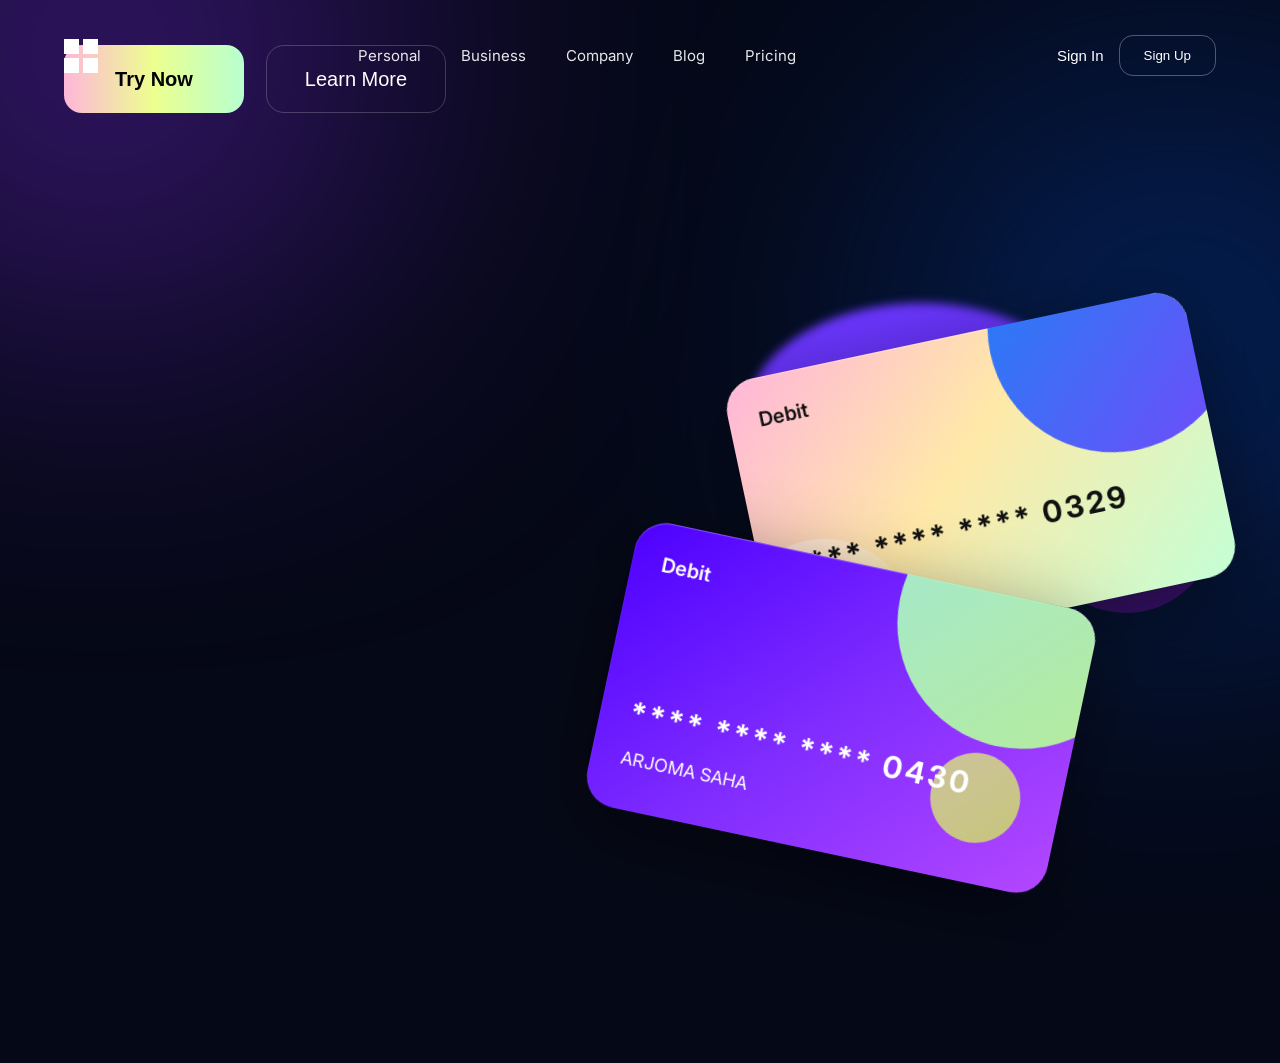
<file: frontend/index.html>
<!DOCTYPE html>
<html lang="en">
<head>
  <meta charset="UTF-8" />
  <meta name="viewport" content="width=device-width, initial-scale=1.0"/>
  <title>Fintech Hero</title>

  <link rel="preconnect" href="https://fonts.googleapis.com">
  <link rel="preconnect" href="https://fonts.gstatic.com" crossorigin>

  <link href="https://fonts.googleapis.com/css2?family=Inter:wght@300;400;500;600;700;800&display=swap" rel="stylesheet">

  <link rel="stylesheet" href="style.css">
</head>

<body>

<div class="bg1"></div>
<div class="bg2"></div>

<header class="navbar">

  <div class="logo">
    <div></div>
    <div></div>
    <div></div>
    <div></div>
  </div>

  <nav>
    <a href="#">Personal</a>
    <a href="#">Business</a>
    <a href="#">Company</a>
    <a href="#">Blog</a>
    <a href="#">Pricing</a>
  </nav>

  <div class="nav-btns">
    <button class="signin">Sign In</button>
    <button class="signup">Sign Up</button>
  </div>

</header>


<section class="hero">

  <div class="left">

  

    <div class="box">
    
      <h1 class="gradient">FraudLens</h1>
    </div>

  

    <p class="desc">
      Protects users from losing money during online payments, UPI transfers, and card usage
    </p>

    <div class="buttons">
      <a href="simulation.html">
      <button class="primary">Try Now</button>
      </a>
      <button class="secondary">Learn More</button>
    </div>

  </div>


  <div class="right">

    <div class="circle1"></div>
    <div class="circle2"></div>

    <div class="card card1">
      <p>Debit</p>
      <h3>**** **** **** 0329</h3>
      <span>ARKA SAHA</span>
    </div>

    <div class="card card2">
      <p>Debit</p>
      <h3>**** **** **** 0430</h3>
      <span>ARJOMA SAHA</span>
    </div>

  </div>

</section>

<script src="script.js"></script>

</body>
</html>
</file>
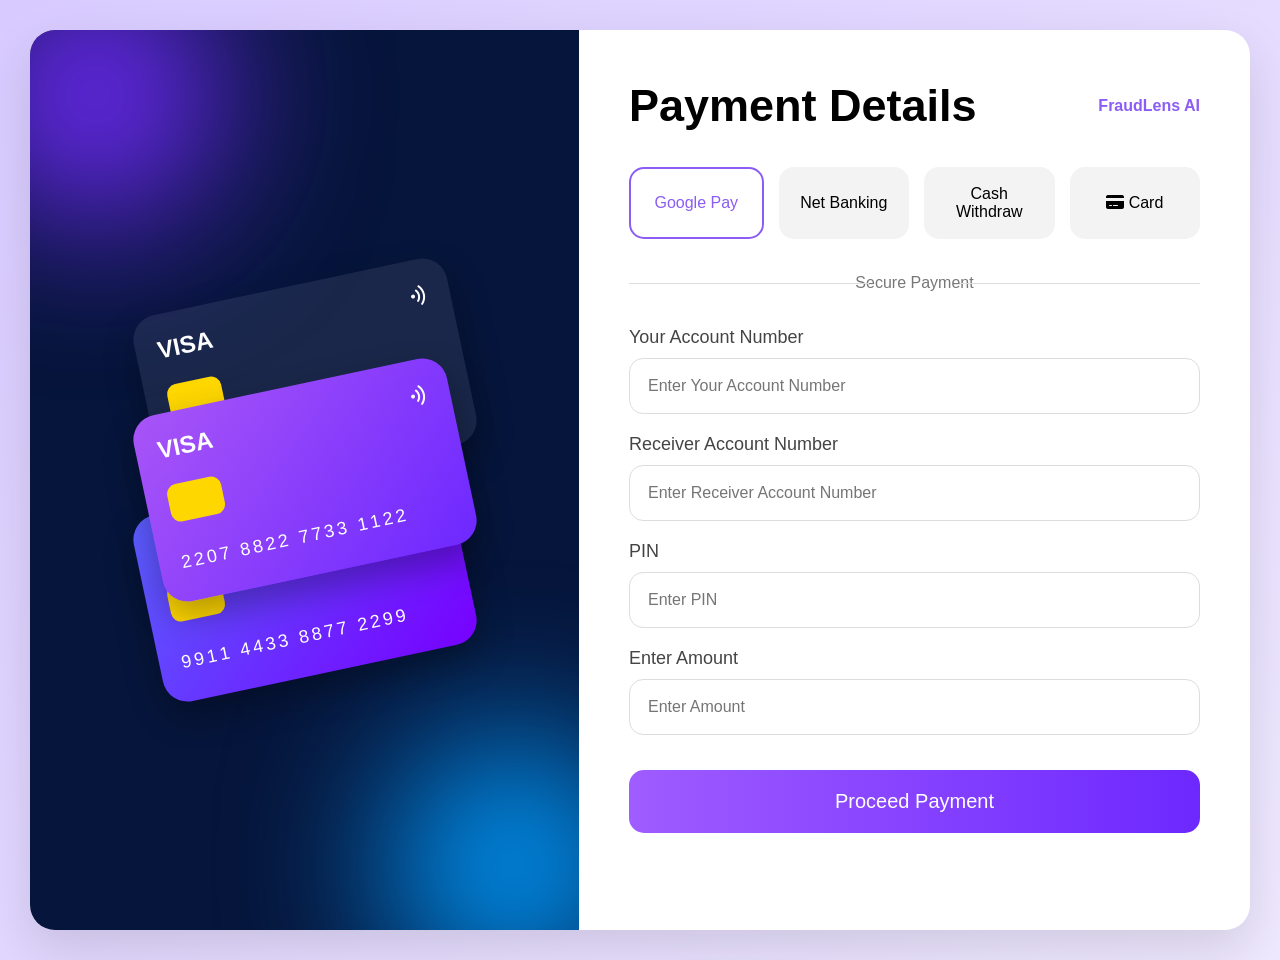
<file: frontend/simulation.html>
<!DOCTYPE html>
<html lang="en">

<head>

  <meta charset="UTF-8">

  <meta name="viewport"
    content="width=device-width, initial-scale=1.0">

  <title>FraudLens Payment Simulator</title>

  <link rel="stylesheet"
    href="simulation.css">

  

  <link rel="stylesheet"
    href="https://cdnjs.cloudflare.com/ajax/libs/font-awesome/6.5.1/css/all.min.css">

</head>

<body>

  <div class="container">

    

    <div class="left">

      <div class="blur blur1"></div>
      <div class="blur blur2"></div>

      <div class="cards">

        

        <div class="card card1">

          <div class="top">
            <h2>VISA</h2>
            <i class="fa-solid fa-wifi"></i>
          </div>

          <div class="chip"></div>

          <div class="number">
            4403 4438 4338 9098
          </div>

        </div>

        

        <div class="card card2">

          <div class="top">
            <h2>VISA</h2>
            <i class="fa-solid fa-wifi"></i>
          </div>

          <div class="chip"></div>

          <div class="number">
            2207 8822 7733 1122
          </div>

        </div>

        

        <div class="card card3">

          <div class="top">
            <h2>VISA</h2>
            <i class="fa-solid fa-wifi"></i>
          </div>

          <div class="chip"></div>

          <div class="number">
            9911 4433 8877 2299
          </div>

        </div>

      </div>

    </div>

    

    <div class="right">

      <div class="header">

        <h1>Payment Details</h1>

        <a href="#">
          FraudLens AI
        </a>

      </div>

     

      <div class="methods">

        

        <button class="method-btn active"
          onclick="showUPI(event)">

          Google Pay

        </button>

        

        <button class="method-btn"
          onclick="showNetBanking(event)">

          Net Banking

        </button>


        <button class="method-btn"
          onclick="showCash(event)">

          Cash Withdraw

        </button>

        

        <button class="method-btn"
          onclick="showCard(event)">

          <i class="fa-solid fa-credit-card"></i>

          Card

        </button>

      </div>

      <div class="line">

        <span>Secure Payment</span>

      </div>


      <form>

  <input type="hidden"
    id="type"
    value="Google Pay">

  <!-- SENDER ACCOUNT -->

  <label>Your Account Number</label>

  <input
    type="text"
    id="sender_account"
    placeholder="Enter Your Account Number">

  <!-- RECEIVER ACCOUNT -->

  <label>Receiver Account Number</label>

  <input
    type="text"
    id="receiver_account"
    placeholder="Enter Receiver Account Number">

  <!-- TRANSACTION PIN -->

  <label> PIN</label>

  <input
    type="password"
    id="pin"
    placeholder="Enter PIN">

  <!-- UPI FORM -->

  <div id="upi-form">

    

  </div>

  <!-- NET BANKING -->

  <div id="netbanking-form"
    style="display:none;">

    <label>Bank Name</label>

    <input type="text"
      placeholder="Enter Bank Name">

    <label>IFSC Code</label>

    <input type="text"
      placeholder="Enter IFSC Code">

  </div>

  <!-- CASH -->

  <div id="cash-form"
    style="display:none;">

    <label>ATM Card Number</label>

    <input type="text"
      placeholder="Enter ATM Card Number">

  </div>

  <!-- CARD -->

  <div id="card-form"
    style="display:none;">

    
    <label>Card Holder Name</label>

    <input type="text"
      placeholder="Cameron Williamson">

    <div class="row">

      <div class="col">

        <label>Expiry Date</label>

        <input type="text"
          placeholder="MM / YY">

      </div>

      <div class="col">

        <label>CVV/CVC</label>

        <input type="password"
          placeholder="***">

      </div>

    </div>

  </div>

  <!-- AMOUNT -->

  <label>Enter Amount</label>

  <input type="number"
    id="amount"
    placeholder="Enter Amount">

  <!-- BUTTON -->

  <button type="button"
    class="pay"
    onclick="checkTransaction()">

    Proceed Payment

  </button>

  <!-- RESULT -->

  <div id="result"></div>

</form>

    </div>

  </div>

 

  <script src="simulation.js"></script>

</body>

</html>
</file>
<file: frontend/style.css>
*{
  margin:0;
  padding:0;
  box-sizing:border-box;
}

body{
  font-family:'Inter',sans-serif;
  background:#050816;
  overflow-x:hidden;
  color:white;
  min-height:100vh;
  position:relative;
}

/* BACKGROUND GLOWS */

.bg1{
  position:absolute;
  width:500px;
  height:500px;
  border-radius:50%;
  background:#8a2eff;
  filter:blur(160px);
  top:-200px;
  left:-150px;
  opacity:.5;
}

.bg2{
  position:absolute;
  width:500px;
  height:500px;
  border-radius:50%;
  background:#005eff;
  filter:blur(160px);
  top:100px;
  right:-150px;
  opacity:.4;
}

/* NAVBAR */

.navbar{
  width:90%;
  margin:auto;
  padding:35px 0;
  display:flex;
  justify-content:space-between;
  align-items:center;
  position:relative;
  z-index:100;
}

.logo{
  display:grid;
  grid-template-columns:repeat(2,15px);
  gap:4px;
}

.logo div{
  width:15px;
  height:15px;
  background:white;
}

nav{
  display:flex;
  gap:40px;
}

nav a{
  color:white;
  text-decoration:none;
  font-size:15px;
  opacity:.9;
}

.nav-btns{
  display:flex;
  gap:15px;
}

.signin{
  background:none;
  border:none;
  color:white;
  cursor:pointer;
  font-size:15px;
}

.signup{
  padding:12px 24px;
  border-radius:14px;
  background:transparent;
  border:1px solid rgba(255,255,255,.3);
  color:white;
  cursor:pointer;
}

/* HERO */

.hero{
  width:90%;
  margin:auto;
  display:flex;
  justify-content:space-between;
  align-items:center;
  min-height:85vh;
}

/* LEFT */

.left{
  width:50%;
  position:relative;
  margin-top: -300px;
}

.box{
  width:620px;
  height:115px;
  border:1px solid rgba(255,255,255,.1);
  border-radius:40px;
  display:flex;
  align-items:center;
  padding:0 40px;
  margin-bottom:20px;

  background:
  rgba(255,255,255,.02);

  backdrop-filter:blur(10px);
}

.box h1{
  font-size:72px;
  font-weight:400;
  letter-spacing:-2px;
}

.arrow{
  font-size:70px;
  margin-right:20px;
}

.gradient{
  background:
  linear-gradient(
  90deg,
  #ffb6f9,
  #fff07d,
  #baffcb
  );

  -webkit-background-clip:text;
  -webkit-text-fill-color:transparent;
}

.rings{
  display:flex;
  margin-right:30px;
}

.rings span{
  width:55px;
  height:55px;
  border:2px solid rgba(255,255,255,.8);
  border-radius:50%;
  margin-left:-15px;
}

/* DESCRIPTION */

.desc{
  width:620px;
  margin-top:30px;
  font-size:26px;
  line-height:1.7;
  color:rgba(255,255,255,.65);
}

/* BUTTONS */

.buttons{
  display:flex;
  gap:22px;
  margin-top:45px;
}

.primary{
  width:180px;
  height:68px;
  border:none;
  border-radius:18px;

  background:
  linear-gradient(
  90deg,
  #ffb6d9,
  #ecff8f,
  #b8ffd0
  );

  font-size:20px;
  font-weight:600;
  cursor:pointer;
}

.secondary{
  width:180px;
  height:68px;
  border-radius:18px;
  border:1px solid rgba(255,255,255,.2);
  background:transparent;
  color:white;
  font-size:20px;
  cursor:pointer;
}

/* RIGHT */

.right{
  width:50%;
  position:relative;
  height:750px;
}

/* BACKGROUND SHAPES */

.circle1{
  width:350px;
  height:230px;
  border-radius:50%;
  background:#6a35ff;
  position:absolute;
  top:90px;
  right:120px;
  filter:blur(5px);
}

.circle2{
  width:180px;
  height:180px;
  border-radius:50%;
  background:#38116d;
  position:absolute;
  top:220px;
  right:0;
}

/* CARD BASE */

.card{
  width:470px;
  height:290px;
  border-radius:32px;
  position:absolute;
  overflow:hidden;
  padding:30px;

  box-shadow:
  0 20px 80px rgba(0,0,0,.45),
  inset 0 1px 1px rgba(255,255,255,.3);

  backdrop-filter:blur(10px);
}

/* CARD SHAPES */

.card::before{
  content:"";
  position:absolute;
  width:250px;
  height:250px;
  border-radius:50%;
  top:-100px;
  right:-50px;
  opacity:.9;
}

.card::after{
  content:"";
  position:absolute;
  width:180px;
  height:180px;
  border-radius:50%;
  bottom:-60px;
  left:-40px;
  opacity:.7;
}

/* CARD 1 */

.card1{
  top:120px;
  right:0;
  transform:rotate(-12deg);

  background:
  linear-gradient(
  135deg,
  #ffb6d9 0%,
  #ffe9a8 45%,
  #c4ffd5 100%
  );
}

.card1::before{
  background:
  linear-gradient(
  135deg,
  #007bff,
  #6a35ff
  );
}

.card1::after{
  background:
  linear-gradient(
  135deg,
  rgba(255,255,255,.7),
  rgba(255,255,255,.1)
  );
}

/* CARD 2 */

.card2{
  top:350px;
  right:140px;
  transform:rotate(12deg);

  background:
  linear-gradient(
  135deg,
  #4d00ff 0%,
  #7f2cff 50%,
  #b347ff 100%
  );
}

.card2::before{
  background:
  linear-gradient(
  135deg,
  #aaffcf,
  #b8ff8d
  );
}

.card2::after{
  background:
  linear-gradient(
  135deg,
  #e7ff74,
  #d4ff42
  );

  width:90px;
  height:90px;
  right:40px;
  left:auto;
  bottom:40px;
}

/* CARD TEXT */

.card p{
  position:relative;
  z-index:2;
  font-size:20px;
  font-weight:600;
}

.card h3{
  position:relative;
  z-index:2;
  margin-top:120px;
  font-size:30px;
  letter-spacing:3px;
}

.card span{
  position:relative;
  z-index:2;
  display:block;
  margin-top:18px;
  font-size:18px;
}

/* CARD COLORS */

.card1 p,
.card1 h3,
.card1 span{
  color:#111;
}

.card2 p,
.card2 h3,
.card2 span{
  color:white;
}

/* RESPONSIVE */

@media(max-width:1400px){

  .hero{
    flex-direction:column;
    padding-bottom:100px;
  }

  .left,
  .right{
    width:100%;
  }

  .right{
    margin-top:100px;
  }

  .box,
  .desc{
    width:100%;
  }
}

@media(max-width:768px){

  nav{
    display:none;
  }

  .box{
    height:90px;
    padding:0 20px;
  }

  .box h1{
    font-size:42px;
  }

  .arrow{
    font-size:45px;
  }

  .rings span{
    width:35px;
    height:35px;
  }

  .desc{
    font-size:18px;
  }

  .buttons{
    flex-direction:column;
  }

  .card{
    width:320px;
    height:210px;
  }

  .card h3{
    font-size:18px;
  }

  .card2{
    right:40px;
  }

}
</file>
<file: frontend/simulation.css>
*{
    margin:0;
    padding:0;
    box-sizing:border-box;
    font-family:Arial, Helvetica, sans-serif;
}

body{
    min-height:100vh;
    background:linear-gradient(135deg,#d8caff,#efe9ff);
    padding:30px;
}

/* CONTAINER */

.container{
    width:100%;
    min-height:100vh;
    background:white;
    border-radius:25px;
    overflow:hidden;
    display:flex;
    box-shadow:0 20px 50px rgba(0,0,0,0.12);
}

/* LEFT */

.left{
    width:45%;
    background:#06153b;
    position:relative;
    display:flex;
    justify-content:center;
    align-items:center;
    overflow:hidden;
}

/* GLOW */

.blur{
    position:absolute;
    border-radius:50%;
    filter:blur(80px);
}

.blur1{
    width:250px;
    height:250px;
    background:#742bff;
    top:-60px;
    left:-60px;
}

.blur2{
    width:250px;
    height:250px;
    background:#009dff;
    bottom:-60px;
    right:-60px;
}

/* CARDS */

.cards{
    position:relative;
    width:100%;
    height:100%;
    display:flex;
    justify-content:center;
    align-items:center;
}

.card{
    width:320px;
    height:190px;
    border-radius:25px;
    padding:22px;
    position:absolute;
    color:white;
    box-shadow:0 15px 35px rgba(0,0,0,0.3);
}

.card1{
    background:rgba(255,255,255,0.08);
    transform:translateY(-100px) rotate(-12deg);
}

.card2{
    background:linear-gradient(135deg,#a855f7,#6d28ff);
    z-index:2;
    transform:rotate(-12deg);
}

.card3{
    background:linear-gradient(135deg,#5b5fff,#7700ff);
    transform:translateY(100px) rotate(-12deg);
}

.top{
    display:flex;
    justify-content:space-between;
    align-items:center;
}

.top i{
    transform:rotate(90deg);
}

.chip{
    width:55px;
    height:38px;
    background:gold;
    border-radius:10px;
    margin-top:22px;
}

.number{
    margin-top:30px;
    letter-spacing:3px;
    font-size:18px;
}

.bottom{
    margin-top:25px;
    display:flex;
    justify-content:space-between;
    font-size:15px;
}

/* RIGHT */

.right{
    width:55%;
    padding:50px;
}

.header{
    display:flex;
    justify-content:space-between;
    align-items:center;
}

.header h1{
    font-size:45px;
}

.header a{
    text-decoration:none;
    color:#8b5cf6;
    font-weight:bold;
}

/* METHODS */

.methods{
    display:flex;
    gap:15px;
    margin-top:35px;
    flex-wrap:wrap;
}

.methods button{
    flex:1;
    padding:18px;
    border:none;
    border-radius:15px;
    background:#f3f3f3;
    font-size:16px;
    cursor:pointer;
    transition:0.3s;
}

.methods button:hover{
    transform:translateY(-2px);
}

.methods .active{
    border:2px solid #8b5cf6;
    background:white;
    color:#8b5cf6;
}

/* LINE */

.line{
    margin:35px 0;
    text-align:center;
    position:relative;
}

.line::before{
    content:"";
    position:absolute;
    left:0;
    top:50%;
    width:42%;
    height:1px;
    background:#ddd;
}

.line::after{
    content:"";
    position:absolute;
    right:0;
    top:50%;
    width:42%;
    height:1px;
    background:#ddd;
}

.line span{
    background:white;
    padding:0 10px;
    color:#777;
}

/* FORM */

form label{
    display:block;
    margin-bottom:10px;
    margin-top:20px;
    color:#444;
    font-size:18px;
}

form input{
    width:100%;
    padding:18px;
    border:1px solid #ddd;
    border-radius:14px;
    font-size:16px;
    outline:none;
}

.row{
    display:flex;
    gap:20px;
}

.col{
    flex:1;
}

/* BUTTON */

.pay{
    width:100%;
    margin-top:35px;
    padding:20px;
    border:none;
    border-radius:15px;
    background:linear-gradient(90deg,#9f5cff,#6d28ff);
    color:white;
    font-size:20px;
    cursor:pointer;
    transition:0.3s;
}

.pay:hover{
    transform:translateY(-2px);
}

/* RESPONSIVE */

@media(max-width:950px){

    .container{
        flex-direction:column;
    }

    .left,
    .right{
        width:100%;
    }

    .left{
        min-height:500px;
    }

    .header h1{
        font-size:35px;
    }

    .methods{
        flex-direction:column;
    }

    .row{
        flex-direction:column;
    }

}
</file>
